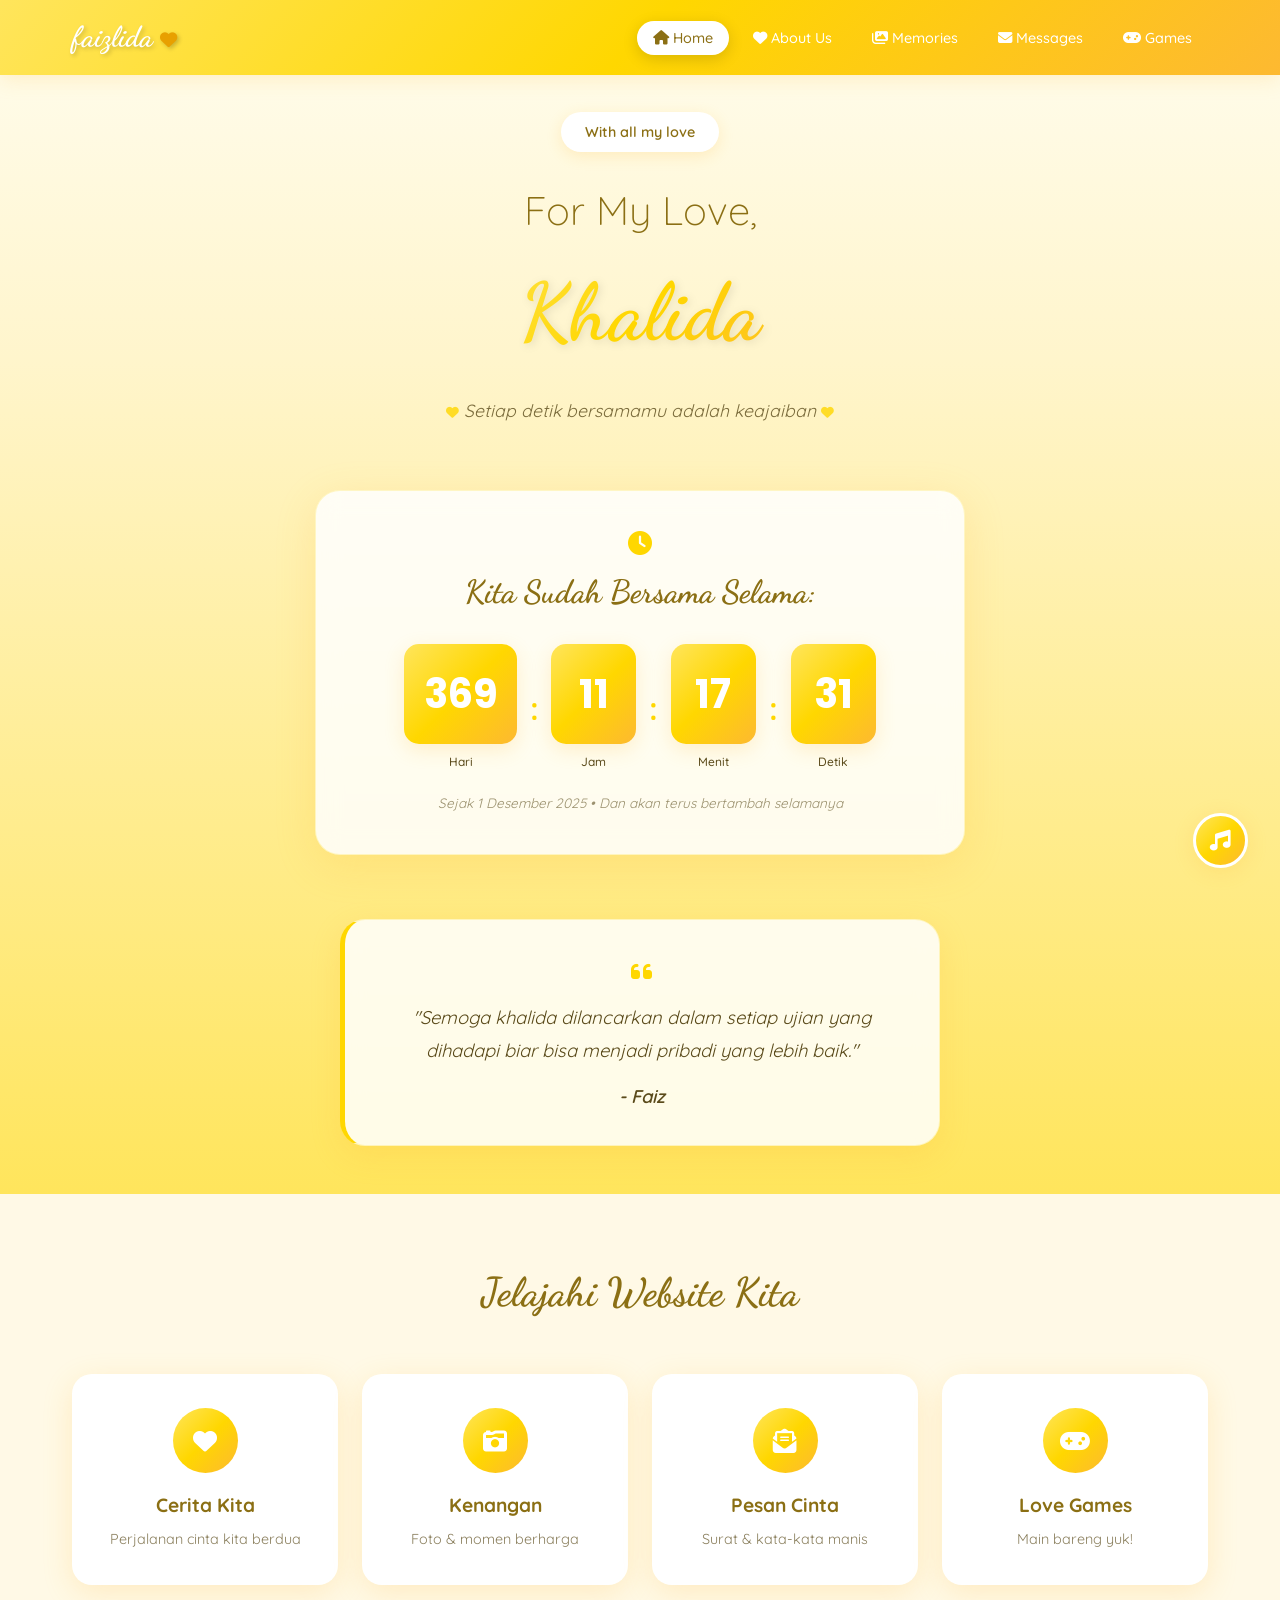
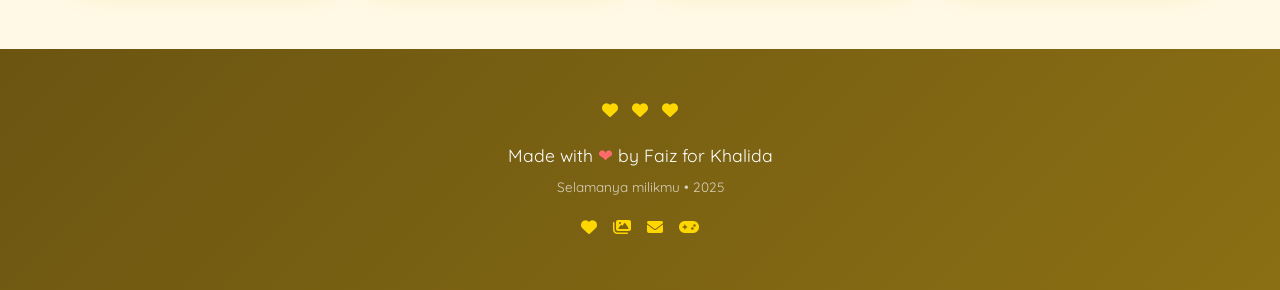
<file: index.html>
<!DOCTYPE html>
<html lang="id">
<head>
    <meta charset="UTF-8">
    <meta name="viewport" content="width=device-width, initial-scale=1.0">
    <title>For My Love, Khalida </title>
    <link rel="stylesheet" href="style.css">
    <link rel="stylesheet" href="https://cdnjs.cloudflare.com/ajax/libs/font-awesome/6.4.0/css/all.min.css">
    <link rel="preconnect" href="https://fonts.googleapis.com">
    <link href="https://fonts.googleapis.com/css2?family=Dancing+Script:wght@400;700&family=Poppins:wght@300;400;600&family=Quicksand:wght@400;500;600;700&display=swap" rel="stylesheet">
</head>
<body>
    <canvas id="particleCanvas"></canvas>

    <iframe id="ytPlayer" style="display:none" allow="autoplay"></iframe>
    <button class="music-control" id="musicToggle"><i class="fas fa-music"></i></button>

    <!-- Scroll Progress Bar -->
    <div class="scroll-progress" id="scrollProgress"></div>

    <nav class="navbar">
        <div class="nav-container">
            <div class="logo">faizlida <i class="fas fa-heart" style="font-size:0.6em;color:#e8a000"></i></div>
            <ul class="nav-menu" id="navMenu">
                <li><a href="index.html" class="active"><i class="fas fa-home"></i> Home</a></li>
                <li><a href="about-us.html"><i class="fas fa-heart"></i> About Us</a></li>
                <li><a href="memories.html"><i class="fas fa-images"></i> Memories</a></li>
                <li><a href="messages.html"><i class="fas fa-envelope"></i> Messages</a></li>
                <li><a href="game.html"><i class="fas fa-gamepad"></i> Games</a></li>
            </ul>
            <button class="menu-toggle" id="menuToggle"><i class="fas fa-bars"></i></button>
        </div>
    </nav>

    <!-- Hero Section -->
    <section class="hero">
        <div class="floating-elements">
            <span class="float-icon">&#10084;</span>
            <span class="float-icon">&#10047;</span>
            <span class="float-icon">&#9733;</span>
            <span class="float-icon">&#10084;</span>
            <span class="float-icon">&#10047;</span>
            <span class="float-icon">&#9733;</span>
            <span class="float-icon">&#10084;</span>
            <span class="float-icon">&#10047;</span>
        </div>
        <div class="hero-content fade-in">
            <div class="hero-badge">With all my love</div>
            <div class="title-animated">
                <span class="title-line">For My Love,</span>
                <span class="title-name" id="typedName"></span>
            </div>
            <p class="tagline"><i class="fas fa-heart"></i> Setiap detik bersamamu adalah keajaiban <i class="fas fa-heart"></i></p>
        </div>

        <!-- Countdown -->
        <div class="countdown-container glass-card fade-in">
            <div class="countdown-header">
                <i class="fas fa-clock"></i>
                <h3>Kita Sudah Bersama Selama:</h3>
            </div>
            <div class="countdown">
                <div class="time-box">
                    <div class="time-flip"><span class="time" id="days">0</span></div>
                    <span class="label">Hari</span>
                </div>
                <span class="time-separator">:</span>
                <div class="time-box">
                    <div class="time-flip"><span class="time" id="hours">0</span></div>
                    <span class="label">Jam</span>
                </div>
                <span class="time-separator">:</span>
                <div class="time-box">
                    <div class="time-flip"><span class="time" id="minutes">0</span></div>
                    <span class="label">Menit</span>
                </div>
                <span class="time-separator">:</span>
                <div class="time-box">
                    <div class="time-flip"><span class="time" id="seconds">0</span></div>
                    <span class="label">Detik</span>
                </div>
            </div>
            <p class="countdown-note">Sejak 1 Desember 2025 &bull; Dan akan terus bertambah selamanya </p>
        </div>

        <!-- Daily Quote -->
        <div class="daily-quote glass-card fade-in">
            <div class="quote-icon"><i class="fas fa-quote-left"></i></div>
            <p id="quote-text">Memuat kata-kata cinta...</p>
            <p class="quote-author" id="quote-author"></p>
        </div>
    </section>

    <!-- Explore Section -->
    <section class="stats">
        <div class="stats-title fade-in">
            <h2>Jelajahi Website Kita</h2>
        </div>
        <div class="stats-grid">
            <a href="about-us.html" class="stat-item fade-in">
                <div class="stat-icon"><i class="fas fa-heart"></i></div>
                <h3>Cerita Kita</h3>
                <p>Perjalanan cinta kita berdua</p>
            </a>
            <a href="memories.html" class="stat-item fade-in">
                <div class="stat-icon"><i class="fas fa-camera-retro"></i></div>
                <h3>Kenangan</h3>
                <p>Foto & momen berharga</p>
            </a>
            <a href="messages.html" class="stat-item fade-in">
                <div class="stat-icon"><i class="fas fa-envelope-open-text"></i></div>
                <h3>Pesan Cinta</h3>
                <p>Surat & kata-kata manis</p>
            </a>
            <a href="game.html" class="stat-item fade-in">
                <div class="stat-icon"><i class="fas fa-gamepad"></i></div>
                <h3>Love Games</h3>
                <p>Main bareng yuk!</p>
            </a>
        </div>
    </section>

    <!-- Scroll to top -->
    <button class="scroll-top" id="scrollTop"><i class="fas fa-arrow-up"></i></button>

    <footer>
        <div class="footer-hearts">
            <i class="fas fa-heart"></i>
            <i class="fas fa-heart"></i>
            <i class="fas fa-heart"></i>
        </div>
        <p class="footer-main">Made with <span class="beating-heart">&#10084;</span> by Faiz for Khalida</p>
        <p class="footer-sub">Selamanya milikmu &bull; 2025</p>
        <div style="margin-top:1rem;display:flex;gap:1rem;justify-content:center">
            <a href="about-us.html" style="color:var(--primary)"><i class="fas fa-heart"></i></a>
            <a href="memories.html" style="color:var(--primary)"><i class="fas fa-images"></i></a>
            <a href="messages.html" style="color:var(--primary)"><i class="fas fa-envelope"></i></a>
            <a href="game.html" style="color:var(--primary)"><i class="fas fa-gamepad"></i></a>
        </div>
    </footer>

    <script src="script.js"></script>
        <script src="bg-animation.js"></script>
</body>
</html>
</file>
<file: style.css>
@import url('https://fonts.googleapis.com/css2?family=Dancing+Script:wght@400;700&family=Poppins:wght@300;400;600&family=Quicksand:wght@400;500;600;700&display=swap');
/* ===== COLOR PALETTE - Yellow Romantic ===== */
:root {
    --primary: #FFD700;
    --secondary: #FDB931;
    --accent: #FFE55C;
    --dark: #8B6F14;
    --light: #FFF9E6;
    --white: #FFFFFF;
    --text: #5A4A1A;
    --shadow: rgba(253, 185, 49, 0.2);
    --gradient: linear-gradient(135deg, #FFE55C 0%, #FFD700 50%, #FDB931 100%);
    --glass: rgba(255, 255, 255, 0.15);
    --rose: #FFB6C1;
    --peach: #FFDAB9;
}
* { margin: 0; padding: 0; box-sizing: border-box; }
body {
    font-family: 'Quicksand', 'Poppins', sans-serif;
    background: var(--light);
    color: var(--text);
    overflow-x: hidden;
    line-height: 1.7;
}
/* ===== SCROLL PROGRESS ===== */
.scroll-progress {
    position: fixed; top: 0; left: 0; height: 3px;
    background: var(--gradient); z-index: 10000;
    transition: width 0.1s; width: 0;
}
/* ===== SCROLL TO TOP ===== */
.scroll-top {
    position: fixed; bottom: 2rem; left: 2rem;
    width: 45px; height: 45px; border-radius: 50%;
    background: var(--gradient); border: 2px solid var(--white);
    color: var(--white); font-size: 1.1rem; cursor: pointer;
    box-shadow: 0 4px 15px var(--shadow); z-index: 999;
    opacity: 0; transform: translateY(20px); transition: all 0.3s;
    pointer-events: none;
}
.scroll-top.visible { opacity: 1; transform: translateY(0); pointer-events: auto; }
.scroll-top:hover { transform: translateY(-3px) scale(1.1); }
/* ===== GLASS CARD ===== */
.glass-card {
    background: rgba(255,255,255,0.85);
    backdrop-filter: blur(12px); -webkit-backdrop-filter: blur(12px);
    border: 1px solid rgba(255,215,0,0.2);
}
/* ===== PARTICLE CANVAS ===== */
#particleCanvas {
    position: fixed; top: 0; left: 0;
    width: 100%; height: 100%; z-index: 0;
    pointer-events: none;
}
/* ===== NAVBAR ===== */
.navbar {
    background: var(--gradient);
    padding: 0.8rem 0; position: fixed; width: 100%; top: 0;
    z-index: 1000; box-shadow: 0 4px 20px var(--shadow);
    backdrop-filter: blur(10px);
}
.nav-container {
    max-width: 1200px; margin: 0 auto;
    display: flex; justify-content: space-between;
    align-items: center; padding: 0 2rem;
}
.logo {
    font-family: 'Dancing Script', cursive;
    font-size: 1.8rem; font-weight: 700; color: var(--white);
    text-shadow: 2px 2px 4px rgba(0,0,0,0.2);
}
.menu-toggle {
    display: none; background: none; border: none;
    color: var(--white); font-size: 1.5rem; cursor: pointer;
}
.nav-menu {
    display: flex; list-style: none; gap: 0.5rem;
}
.nav-menu a {
    color: var(--white); text-decoration: none; font-weight: 500;
    font-size: 0.9rem; transition: all 0.3s; padding: 0.5rem 1rem;
    border-radius: 25px;
}
.nav-menu a:hover, .nav-menu a.active {
    background: var(--white); color: var(--dark);
    transform: translateY(-2px);
    box-shadow: 0 4px 15px rgba(0,0,0,0.15);
}
/* ===== MUSIC CONTROL ===== */
.music-control {
    position: fixed; bottom: 2rem; right: 2rem;
    width: 55px; height: 55px; border-radius: 50%;
    background: var(--gradient); border: 3px solid var(--white);
    color: var(--white); font-size: 1.3rem; cursor: pointer;
    box-shadow: 0 4px 20px var(--shadow); transition: all 0.3s;
    z-index: 999; animation: pulse 2s infinite;
}
.music-control:hover { transform: scale(1.15) rotate(15deg); }
@keyframes pulse {
    0%, 100% { box-shadow: 0 0 0 0 rgba(253,185,49,0.4); }
    50% { box-shadow: 0 0 0 15px rgba(253,185,49,0); }
}
/* ===== HERO SECTION ===== */
.hero {
    min-height: 100vh; display: flex; flex-direction: column;
    justify-content: center; align-items: center; text-align: center;
    padding: 7rem 2rem 3rem; position: relative;
    background: linear-gradient(180deg, #FFFDF0 0%, #FFF5CC 30%, var(--accent) 100%);
    z-index: 1;
}
.floating-elements {
    position: absolute; width: 100%; height: 100%;
    top: 0; left: 0; overflow: hidden; z-index: 0;
}
.float-icon {
    position: absolute; font-size: 1.5rem; color: var(--primary);
    opacity: 0.2; animation: floatUp 12s infinite;
}
.float-icon:nth-child(1) { left: 5%; animation-delay: 0s; font-size: 1.2rem; }
.float-icon:nth-child(2) { left: 15%; animation-delay: 1.5s; font-size: 1rem; }
.float-icon:nth-child(3) { left: 30%; animation-delay: 3s; }
.float-icon:nth-child(4) { left: 45%; animation-delay: 4.5s; font-size: 1.8rem; }
.float-icon:nth-child(5) { left: 60%; animation-delay: 6s; }
.float-icon:nth-child(6) { left: 72%; animation-delay: 7.5s; font-size: 1rem; }
.float-icon:nth-child(7) { left: 85%; animation-delay: 9s; }
.float-icon:nth-child(8) { left: 95%; animation-delay: 10.5s; font-size: 1.3rem; }
@keyframes floatUp {
    0% { transform: translateY(100vh) rotate(0); opacity: 0; }
    20% { opacity: 0.25; }
    100% { transform: translateY(-100px) rotate(360deg); opacity: 0; }
}
.hero-content { z-index: 10; position: relative; }
.hero-badge {
    display: inline-block; background: var(--white); color: var(--dark);
    padding: 0.5rem 1.5rem; border-radius: 30px; font-size: 0.9rem;
    font-weight: 600; margin-bottom: 1.5rem;
    box-shadow: 0 4px 15px var(--shadow); animation: fadeInDown 1s ease;
}
.title-animated { margin-bottom: 1rem; }
.title-line {
    display: block; font-family: 'Quicksand', sans-serif;
    font-size: 2.5rem; font-weight: 300; color: var(--dark);
    animation: fadeInDown 1.2s ease;
}
.title-name {
    display: block; font-family: 'Dancing Script', cursive;
    font-size: 5rem; font-weight: 700;
    background: var(--gradient); -webkit-background-clip: text;
    -webkit-text-fill-color: transparent; background-clip: text;
    filter: drop-shadow(2px 2px 4px rgba(0,0,0,0.1));
    min-height: 1.2em;
}
.title-name .cursor {
    display: inline-block; width: 3px; height: 1em;
    background: var(--dark); margin-left: 2px;
    animation: blink 0.7s infinite;
}
.tagline {
    font-size: 1.1rem; color: var(--text); font-style: italic;
    opacity: 0.8; margin-bottom: 2rem; animation: fadeIn 2s ease;
}
.tagline i { color: var(--primary); font-size: 0.8rem; }
/* ===== COUNTDOWN ===== */
.countdown-container {
    padding: 2.5rem; border-radius: 25px; margin: 2rem 0;
    box-shadow: 0 10px 40px var(--shadow); max-width: 650px;
    width: 100%; z-index: 10; position: relative;
}
.countdown-header { margin-bottom: 1.5rem; }
.countdown-header i { font-size: 1.5rem; color: var(--primary); }
.countdown-header h3 {
    font-family: 'Dancing Script', cursive; font-size: 2rem;
    color: var(--dark); margin: 0.3rem 0;
}
.countdown {
    display: flex; gap: 0.8rem; justify-content: center;
    align-items: center; flex-wrap: wrap;
}
.time-box { text-align: center; }
.time-flip {
    background: var(--gradient); padding: 1rem 1.2rem;
    border-radius: 15px; min-width: 85px;
    box-shadow: 0 6px 20px var(--shadow); transition: transform 0.3s;
}
.time-flip:hover { transform: scale(1.08); }
.time {
    display: block; font-size: 2.5rem; font-weight: 700;
    color: var(--white); font-family: 'Poppins', sans-serif;
}
.label {
    display: block; font-size: 0.75rem; color: var(--text);
    margin-top: 0.5rem; font-weight: 500;
}
.time-separator {
    font-size: 2rem; font-weight: 700; color: var(--primary);
    animation: blink 1s infinite;
}
@keyframes blink { 0%,100% { opacity: 1; } 50% { opacity: 0.3; } }
.countdown-note {
    margin-top: 1.2rem; font-size: 0.85rem;
    color: var(--text); opacity: 0.6; font-style: italic;
}
/* ===== DAILY QUOTE ===== */
.daily-quote {
    padding: 2rem; border-radius: 25px; max-width: 600px;
    width: 100%; box-shadow: 0 10px 30px var(--shadow);
    position: relative; z-index: 10; margin-top: 2rem;
    border-left: 5px solid var(--primary);
}
.quote-icon { color: var(--primary); font-size: 1.5rem; margin-bottom: 0.5rem; }
.daily-quote p {
    font-size: 1.15rem; color: var(--text);
    font-style: italic; line-height: 1.8;
}
.quote-author {
    font-size: 0.85rem; color: var(--dark);
    margin-top: 0.8rem; font-weight: 600;
}
/* ===== STATS/EXPLORE SECTION ===== */
.stats { padding: 4rem 2rem; max-width: 1200px; margin: 0 auto; position: relative; z-index: 1; }
.stats-title { text-align: center; margin-bottom: 3rem; }
.stats-title h2 { font-family: 'Dancing Script', cursive; font-size: 2.5rem; color: var(--dark); }
.stats-grid { display: grid; grid-template-columns: repeat(auto-fit, minmax(180px, 1fr)); gap: 1.5rem; }
.stat-item {
    background: var(--white); padding: 2rem; border-radius: 20px; text-align: center;
    box-shadow: 0 8px 30px var(--shadow); transition: all 0.4s;
    border: 2px solid transparent; text-decoration: none; color: var(--text);
    display: block;
}
.stat-item:hover {
    transform: translateY(-8px) scale(1.02); border-color: var(--primary);
    box-shadow: 0 15px 40px var(--shadow);
}
.stat-icon {
    width: 65px; height: 65px; border-radius: 50%; background: var(--gradient);
    display: flex; align-items: center; justify-content: center;
    margin: 0 auto 1rem; font-size: 1.5rem; color: var(--white);
    transition: transform 0.3s;
}
.stat-item:hover .stat-icon { transform: rotate(15deg) scale(1.1); }
.stat-item h3 { font-size: 1.2rem; color: var(--dark); margin-bottom: 0.3rem; }
.stat-item p { color: var(--text); opacity: 0.7; font-size: 0.9rem; }
/* ===== FOOTER ===== */
footer {
    background: linear-gradient(135deg, #6B5511 0%, var(--dark) 100%);
    color: var(--white); text-align: center; padding: 3rem 2rem;
    position: relative; z-index: 1;
}
.footer-hearts { margin-bottom: 1rem; }
.footer-hearts i { color: var(--primary); margin: 0 0.3rem; animation: heartbeat 1.5s infinite; }
.footer-hearts i:nth-child(2) { animation-delay: 0.3s; }
.footer-hearts i:nth-child(3) { animation-delay: 0.6s; }
.footer-main { font-size: 1.1rem; margin-bottom: 0.3rem; }
.beating-heart { color: #ff6b6b; animation: heartbeat 1s infinite; }
@keyframes heartbeat { 0%, 100% { transform: scale(1); } 50% { transform: scale(1.2); } }
.footer-sub { opacity: 0.7; font-size: 0.85rem; }
/* ===== ANIMATIONS ===== */
@keyframes fadeIn { from { opacity: 0; } to { opacity: 1; } }
@keyframes fadeInDown { from { opacity: 0; transform: translateY(-30px); } to { opacity: 1; transform: translateY(0); } }
@keyframes fadeInUp { from { opacity: 0; transform: translateY(30px); } to { opacity: 1; transform: translateY(0); } }
.fade-in { opacity: 0; transform: translateY(30px); transition: opacity 0.7s ease, transform 0.7s ease; }
.fade-in.visible { opacity: 1; transform: translateY(0); }
/* ===== PAGE CONTENT (shared) ===== */
.page-hero {
    min-height: 40vh; display: flex; flex-direction: column;
    justify-content: center; align-items: center; text-align: center;
    padding: 8rem 2rem 3rem; background: var(--gradient);
    color: var(--white); position: relative;
}
.page-hero h1 { font-family: 'Dancing Script', cursive; font-size: 3.5rem; margin-bottom: 0.5rem; }
.page-hero p { opacity: 0.9; font-size: 1.1rem; }
.page-content { max-width: 1000px; margin: 0 auto; padding: 4rem 2rem; position: relative; z-index: 1; }
.section-title { font-family: 'Dancing Script', cursive; font-size: 2.2rem; color: var(--dark); text-align: center; margin-bottom: 2rem; }
/* ===== CARDS ===== */
.card {
    background: var(--white); border-radius: 20px; padding: 2rem;
    box-shadow: 0 8px 30px var(--shadow); margin-bottom: 2rem;
    transition: all 0.3s; border: 2px solid transparent;
}
.card:hover { border-color: var(--primary); transform: translateY(-3px); }
.card h3 { font-family: 'Dancing Script', cursive; font-size: 1.6rem; color: var(--dark); margin-bottom: 1rem; }
.card p { line-height: 1.8; }
.card i { color: var(--primary); }
/* Timeline */
.timeline { position: relative; padding-left: 2rem; }
.timeline::before { content: ''; position: absolute; left: 0; top: 0; width: 3px; height: 100%; background: var(--gradient); border-radius: 3px; }
.timeline-item { position: relative; margin-bottom: 2rem; padding-left: 1.5rem; }
.timeline-item::before { content: ''; position: absolute; left: -2.35rem; top: 0.5rem; width: 14px; height: 14px; border-radius: 50%; background: var(--primary); border: 3px solid var(--white); box-shadow: 0 0 0 3px var(--primary); }
.timeline-date { font-size: 0.85rem; color: var(--primary); font-weight: 600; }
.timeline-content { background: var(--white); padding: 1.5rem; border-radius: 15px; box-shadow: 0 4px 15px var(--shadow); margin-top: 0.5rem; }
/* Gallery Grid */
.gallery-grid { display: grid; grid-template-columns: repeat(auto-fill, minmax(250px, 1fr)); gap: 1.5rem; }
.gallery-item {
    border-radius: 15px; overflow: hidden; box-shadow: 0 5px 20px var(--shadow);
    transition: all 0.4s; position: relative; aspect-ratio: 1;
    background: var(--gradient); display: flex; align-items: center;
    justify-content: center; color: var(--white); font-size: 3rem; cursor: pointer;
}
.gallery-item:hover { transform: scale(1.03) rotate(1deg); box-shadow: 0 10px 30px var(--shadow); }
.gallery-item img { width: 100%; height: 100%; object-fit: cover; }
.gallery-item .gallery-overlay {
    position: absolute; inset: 0; background: rgba(0,0,0,0.4);
    display: flex; align-items: center; justify-content: center;
    opacity: 0; transition: opacity 0.3s; font-size: 2rem; color: white;
}
.gallery-item:hover .gallery-overlay { opacity: 1; }
/* Lightbox */
#lightbox {
    display: none; position: fixed; inset: 0; background: rgba(0,0,0,0.9);
    z-index: 9998; align-items: center; justify-content: center; cursor: pointer;
}
#lightbox.active { display: flex; }
#lightbox img { max-width: 90vw; max-height: 90vh; border-radius: 12px; object-fit: contain; }
/* Favorites Grid */
.fav-grid { display: grid; grid-template-columns: repeat(auto-fit, minmax(280px, 1fr)); gap: 1.5rem; }
.fav-card { background: var(--white); border-radius: 20px; padding: 2rem; text-align: center; box-shadow: 0 8px 25px var(--shadow); transition: all 0.3s; }
.fav-card:hover { transform: translateY(-5px); }
.fav-card .fav-icon { width: 60px; height: 60px; border-radius: 50%; background: var(--gradient); display: flex; align-items: center; justify-content: center; margin: 0 auto 1rem; font-size: 1.5rem; color: var(--white); }
.fav-card h3 { color: var(--dark); font-size: 1.2rem; margin-bottom: 0.5rem; }
.fav-card p { font-size: 0.9rem; opacity: 0.7; }
.fav-list { list-style: none; text-align: left; }
.fav-list li { padding: 0.5rem 0; border-bottom: 1px solid rgba(255,215,0,0.15); }
.fav-list li i { color: var(--primary); margin-right: 0.5rem; }
/* ===== GAME STYLES ===== */
.game-container { max-width: 600px; margin: 0 auto; text-align: center; }
.game-card { background: var(--white); border-radius: 20px; padding: 2rem; box-shadow: 0 8px 30px var(--shadow); margin-bottom: 2rem; }
.game-card h3 { font-family: 'Dancing Script', cursive; font-size: 1.8rem; color: var(--dark); margin-bottom: 1rem; }
.game-btn { background: var(--gradient); color: var(--white); border: none; padding: 0.8rem 2rem; border-radius: 25px; font-size: 1rem; font-weight: 600; cursor: pointer; transition: all 0.3s; margin: 0.5rem; }
.game-btn:hover { transform: scale(1.05); box-shadow: 0 5px 20px var(--shadow); }
.game-result { font-size: 1.2rem; margin-top: 1rem; padding: 1rem; border-radius: 15px; background: var(--light); }
.quiz-option { display: block; width: 100%; padding: 1rem; margin: 0.5rem 0; background: var(--light); border: 2px solid transparent; border-radius: 15px; cursor: pointer; transition: all 0.3s; font-size: 0.95rem; text-align: left; }
.quiz-option:hover { border-color: var(--primary); background: var(--white); }
.quiz-option.correct { border-color: #4CAF50; background: #E8F5E9; }
.quiz-option.wrong { border-color: #f44336; background: #FFEBEE; }
.score-display { font-size: 2rem; font-weight: 700; color: var(--primary); }
/* ===== MESSAGE / LETTER STYLES ===== */
.letter-card { background: var(--white); border-radius: 20px; padding: 2.5rem; box-shadow: 0 10px 35px var(--shadow); margin-bottom: 2rem; border-left: 5px solid var(--primary); position: relative; }
.letter-card::before { content: '\2764'; font-family: 'Font Awesome 6 Free'; font-weight: 900; position: absolute; top: 1rem; right: 1.5rem; font-size: 1.2rem; color: var(--primary); opacity: 0.3; }
.letter-card h3 { font-family: 'Dancing Script', cursive; font-size: 1.5rem; color: var(--dark); margin-bottom: 1rem; }
.letter-card p { line-height: 2; font-size: 1rem; }
.letter-date { font-size: 0.8rem; color: var(--primary); font-weight: 600; margin-bottom: 0.5rem; }
/* ===== RESPONSIVE ===== */
@media (max-width: 768px) {
    .menu-toggle { display: block; }
    .nav-menu {
        display: none; flex-direction: column; position: absolute;
        top: 100%; left: 0; width: 100%; background: var(--gradient);
        padding: 1rem; box-shadow: 0 5px 20px var(--shadow);
    }
    .nav-menu.active { display: flex; }
    .title-name { font-size: 3.5rem; }
    .title-line { font-size: 1.8rem; }
    .countdown { gap: 0.4rem; }
    .time-flip { min-width: 65px; padding: 0.8rem; }
    .time { font-size: 1.8rem; }
    .page-hero h1 { font-size: 2.5rem; }
    .stats-title h2, .section-title { font-size: 1.8rem; }
}
@media (max-width: 480px) {
    .title-name { font-size: 2.8rem; }
    .time-separator { display: none; }
}


/* ===== NAV-LINKS ALIAS (sub-pages) ===== */
.nav-links {
    display: flex;
    list-style: none;
    gap: 0.5rem;
}
.nav-links a {
    color: var(--white);
    text-decoration: none;
    font-weight: 500;
    font-size: 0.9rem;
    transition: all 0.3s;
    padding: 0.5rem 1rem;
    border-radius: 25px;
}
.nav-links a:hover, .nav-links a.active {
    background: var(--white);
    color: var(--dark);
    transform: translateY(-2px);
    box-shadow: 0 4px 15px rgba(0,0,0,0.15);
}
/* Hamburger button */
.hamburger {
    display: none;
    background: none;
    border: none;
    cursor: pointer;
    padding: 0.5rem;
    color: var(--white);
    font-size: 1.5rem;
}
.hamburger span {
    display: block;
    width: 25px;
    height: 3px;
    background: var(--white);
    margin: 4px 0;
    border-radius: 3px;
    transition: all 0.3s;
}
@media (max-width: 768px) {
    .hamburger { display: block; }
    .nav-links {
        display: none;
        flex-direction: column;
        position: absolute;
        top: 100%;
        left: 0;
        width: 100%;
        background: var(--gradient);
        padding: 1rem;
        box-shadow: 0 5px 20px var(--shadow);
    }
    .nav-links.active { display: flex; }
}
/* ===== SUB-PAGE HERO OVERRIDE ===== */
.about-hero, .mem-hero, .msg-hero, .fav-hero, .game-hero {
    min-height: 40vh;
    display: flex;
    flex-direction: column;
    justify-content: center;
    align-items: center;
    text-align: center;
    padding: 8rem 2rem 3rem;
    background: var(--gradient);
    color: var(--white);
}
.about-hero h1, .mem-hero h1, .msg-hero h1, .fav-hero h1, .game-hero h1 {
    font-family: 'Dancing Script', cursive;
    font-size: 3rem;
    color: var(--white);
    text-shadow: 2px 2px 4px rgba(0,0,0,0.15);
    margin-bottom: 0.5rem;
}
.about-hero p, .mem-hero p, .msg-hero p, .fav-hero p, .game-hero p {
    color: var(--white);
    opacity: 0.9;
    font-size: 1.1rem;
    max-width: 600px;
}
/* ===== GALLERY CAPTION FIX ===== */
.gallery-item .caption h3 {
    font-size: 1rem;
    color: var(--dark);
    margin-bottom: 4px;
}
.gallery-item .caption p {
    font-size: 0.85rem;
    color: #888;
}

/* ===== DYNAMIC ANIMATIONS ===== */
/* Logo Pulse */
.logo {
    animation: logoPulse 3s ease-in-out infinite;
}
@keyframes logoPulse {
    0%, 100% { transform: scale(1); text-shadow: 2px 2px 4px rgba(0,0,0,0.2); }
    50% { transform: scale(1.05); text-shadow: 2px 2px 15px rgba(255,255,255,0.6); }
}
/* Mouse Sparkle Trail */
.sparkle {
    position: fixed;
    width: 8px; height: 8px;
    border-radius: 50%;
    pointer-events: none;
    z-index: 9999;
    animation: sparkleFade 0.6s forwards;
}
@keyframes sparkleFade {
    0% { opacity: 1; transform: scale(1) rotate(0deg); }
    100% { opacity: 0; transform: scale(0) rotate(180deg); }
}
/* Click Burst */
.click-burst {
    position: fixed;
    width: 12px; height: 12px;
    border-radius: 50%;
    pointer-events: none;
    z-index: 9999;
    animation: burstOut 0.5s forwards;
}
@keyframes burstOut {
    0% { opacity: 1; transform: scale(0.5); }
    100% { opacity: 0; transform: scale(2); }
}
/* Tilt Cards */
.card, .stat-item, .fav-card, .game-card, .love-letter, .letter-card {
    transition: all 0.3s ease, transform 0.15s ease;
    transform-style: preserve-3d;
}
/* Quote Auto-Rotate */
.quote-fade {
    transition: opacity 0.4s ease, transform 0.4s ease;
}
.quote-fade.hidden {
    opacity: 0;
    transform: translateY(10px);
}
/* Floating Hearts Background */
@keyframes floatHeart {
    0% { transform: translateY(100vh) rotate(0deg); opacity: 0; }
    10% { opacity: 0.6; }
    90% { opacity: 0.6; }
    100% { transform: translateY(-10vh) rotate(720deg); opacity: 0; }
}
/* Entrance Animations */
.bounce-in {
    animation: bounceIn 0.8s cubic-bezier(0.68, -0.55, 0.265, 1.55);
}
@keyframes bounceIn {
    0% { opacity: 0; transform: scale(0.3); }
    50% { transform: scale(1.05); }
    70% { transform: scale(0.95); }
    100% { opacity: 1; transform: scale(1); }
}
/* Shimmer Effect */
.shimmer {
    background: linear-gradient(90deg, transparent, rgba(255,255,255,0.3), transparent);
    background-size: 200% 100%;
    animation: shimmer 2s infinite;
}
@keyframes shimmer {
    0% { background-position: -200% 0; }
    100% { background-position: 200% 0; }
}
/* Glow Text */
.glow-text {
    animation: glowPulse 2s ease-in-out infinite;
}
@keyframes glowPulse {
    0%, 100% { text-shadow: 0 0 5px rgba(255,215,0,0.3); }
    50% { text-shadow: 0 0 20px rgba(255,215,0,0.6), 0 0 40px rgba(255,215,0,0.3); }
}
/* Ribbon Decoration */
.ribbon {
    position: relative;
    overflow: hidden;
}
.ribbon::after {
    content: '';
    position: absolute; top: 0; right: -50px;
    width: 100px; height: 100px;
    background: var(--gradient); opacity: 0.1;
    transform: rotate(45deg);
}
/* Smooth Page Transitions */
body { animation: pageIn 0.5s ease; }
@keyframes pageIn {
    0% { opacity: 0; transform: translateY(10px); }
    100% { opacity: 1; transform: translateY(0); }
}
</file>
